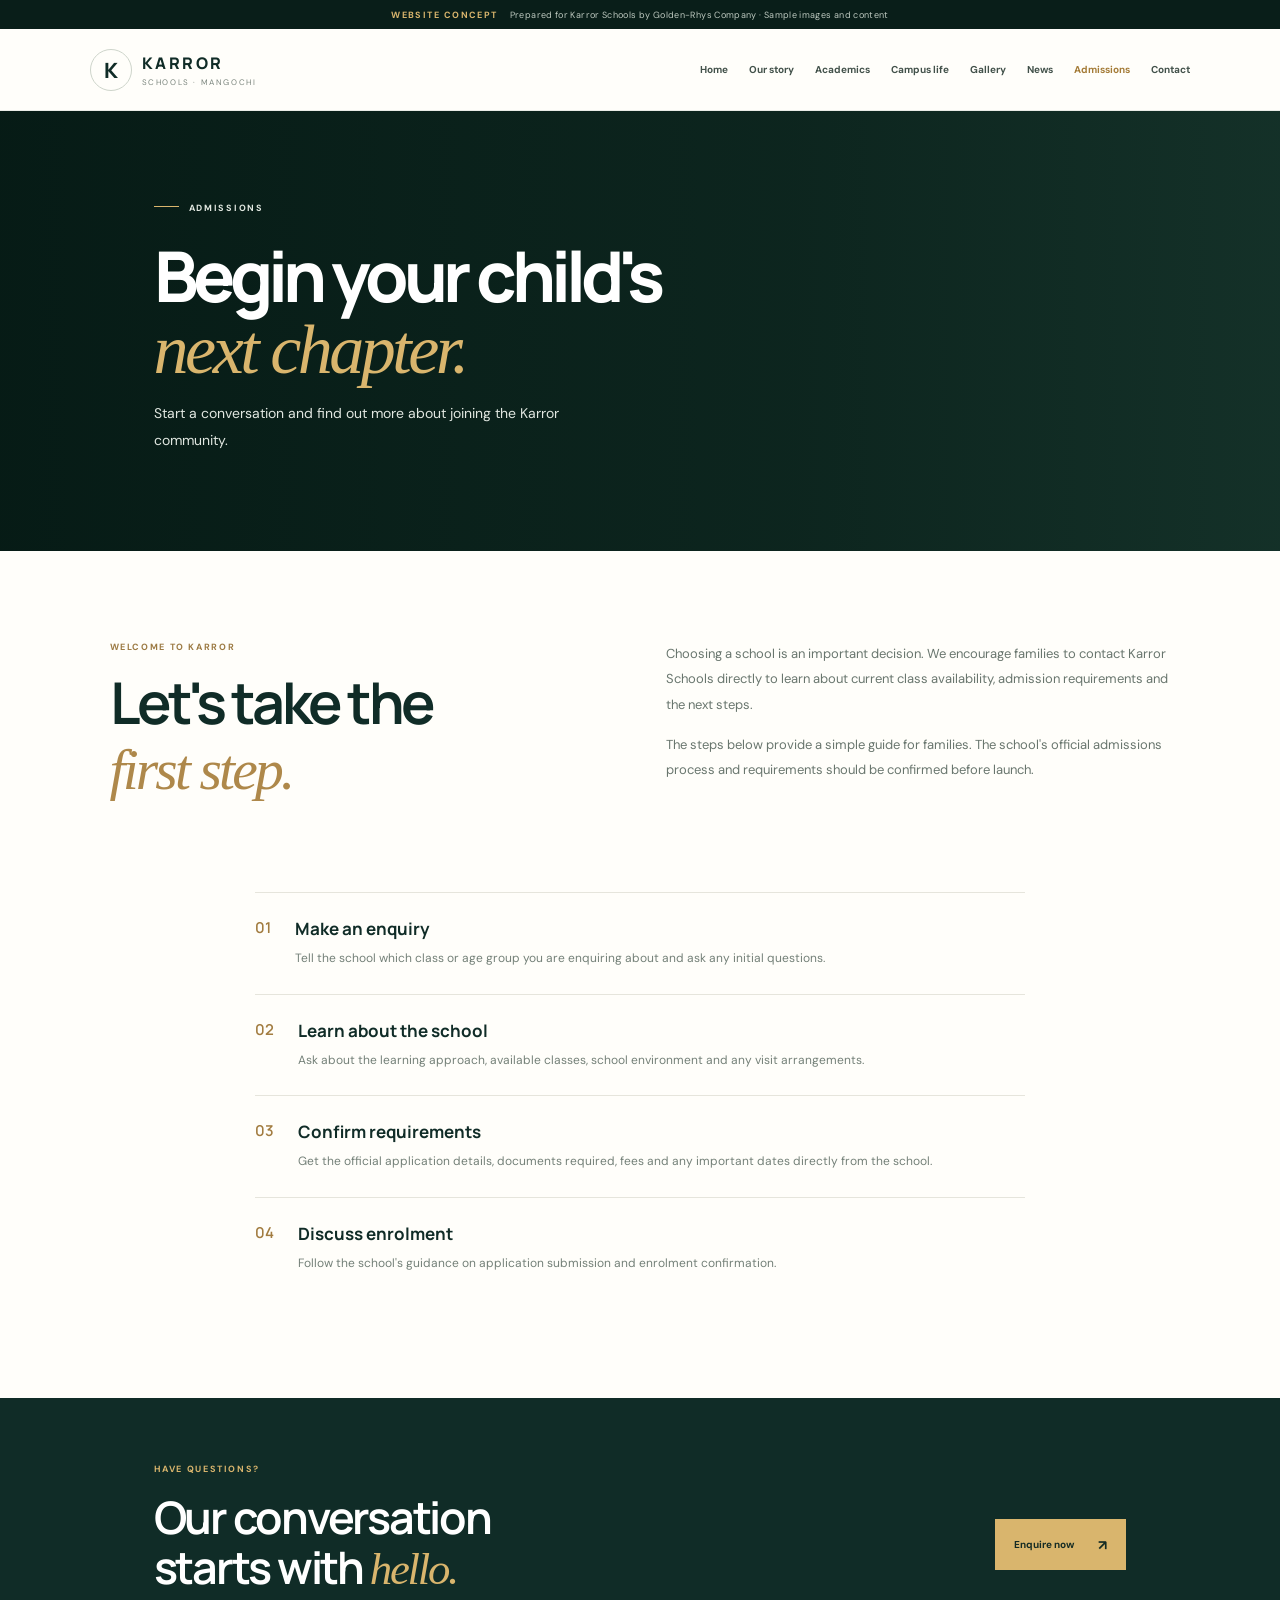
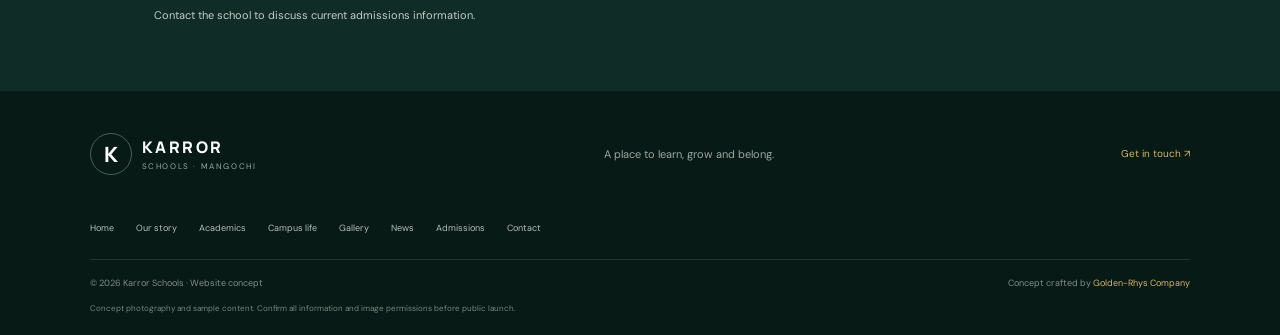
<file: admissions.html>
<!doctype html><html lang="en"><head><meta charset="utf-8"><meta name="viewport" content="width=device-width, initial-scale=1"><meta name="theme-color" content="#102c27"><meta name="description" content="Find out how to enquire about admissions at Karror Schools."><title>Admissions information | Karror Schools</title><link rel="preconnect" href="https://fonts.googleapis.com"><link rel="preconnect" href="https://fonts.gstatic.com" crossorigin><link rel="preconnect" href="https://images.unsplash.com"><link href="https://fonts.googleapis.com/css2?family=DM+Sans:wght@400;500;600;700&family=Manrope:wght@400;500;600;700;800&display=swap" rel="stylesheet"><link rel="stylesheet" href="styles.css"></head><body id="top"><div class="concept-bar"><b>WEBSITE CONCEPT</b><span>Prepared for Karror Schools by Golden-Rhys Company · Sample images and content</span></div><header class="site-header"><a class="brand" href="index.html"><span class="brand-mark">K</span><span><strong>KARROR</strong><small>SCHOOLS · MANGOCHI</small></span></a><button class="menu-toggle" aria-label="Open navigation" aria-expanded="false"><i></i><i></i></button><nav class="main-nav"><a  href="index.html">Home</a><a  href="about.html">Our story</a><a  href="academics.html">Academics</a><a  href="campus.html">Campus life</a><a  href="gallery.html">Gallery</a><a  href="news.html">News</a><a class="active" href="admissions.html">Admissions</a><a  href="contact.html">Contact</a></nav></header><main><section class="page-hero" style="--page-image:url('https://images.unsplash.com/photo-1503676260728-1c00da094a0b?auto=format&fit=crop&w=1200&q=88')"><div class="page-hero-inner"><span class="eyebrow">ADMISSIONS</span><h1>Begin your child's<br><em>next chapter.</em></h1><p>Start a conversation and find out more about joining the Karror community.</p></div></section><section class="wrap content-grid"><div><p class="kicker">WELCOME TO KARROR</p><h2>Let's take the<br><em>first step.</em></h2></div><div class="prose"><p>Choosing a school is an important decision. We encourage families to contact Karror Schools directly to learn about current class availability, admission requirements and the next steps.</p><p>The steps below provide a simple guide for families. The school's official admissions process and requirements should be confirmed before launch.</p></div></section><section class="wrap admission-steps"><article><span>01</span><div><h3>Make an enquiry</h3><p>Tell the school which class or age group you are enquiring about and ask any initial questions.</p></div></article><article><span>02</span><div><h3>Learn about the school</h3><p>Ask about the learning approach, available classes, school environment and any visit arrangements.</p></div></article><article><span>03</span><div><h3>Confirm requirements</h3><p>Get the official application details, documents required, fees and any important dates directly from the school.</p></div></article><article><span>04</span><div><h3>Discuss enrolment</h3><p>Follow the school's guidance on application submission and enrolment confirmation.</p></div></article></section><section class="cta-strip"><div><p class="kicker gold">HAVE QUESTIONS?</p><h2>Our conversation<br>starts with <em>hello.</em></h2><p>Contact the school to discuss current admissions information.</p></div><a class="btn btn-gold" href="contact.html">Enquire now <b>↗</b></a></section></main><footer class="site-footer"><div class="footer-main"><a class="brand footer-brand" href="index.html"><span class="brand-mark">K</span><span><strong>KARROR</strong><small>SCHOOLS · MANGOCHI</small></span></a><p>A place to learn, grow and belong.</p><a class="footer-contact" href="contact.html">Get in touch ↗</a></div><div class="footer-links"><a href="index.html">Home</a><a href="about.html">Our story</a><a href="academics.html">Academics</a><a href="campus.html">Campus life</a><a href="gallery.html">Gallery</a><a href="news.html">News</a><a href="admissions.html">Admissions</a><a href="contact.html">Contact</a></div><div class="footer-bottom"><span>© <span id="year"></span> Karror Schools · Website concept</span><span>Concept crafted by <a href="https://golden-rhys.onrender.com/" target="_blank" rel="noopener">Golden-Rhys Company</a></span></div><p class="footer-note">Concept photography and sample content. Confirm all information and image permissions before public launch.</p></footer><a class="back-top" href="#top" aria-label="Back to top">↑</a><script src="script.js"></script></body></html>
</file>
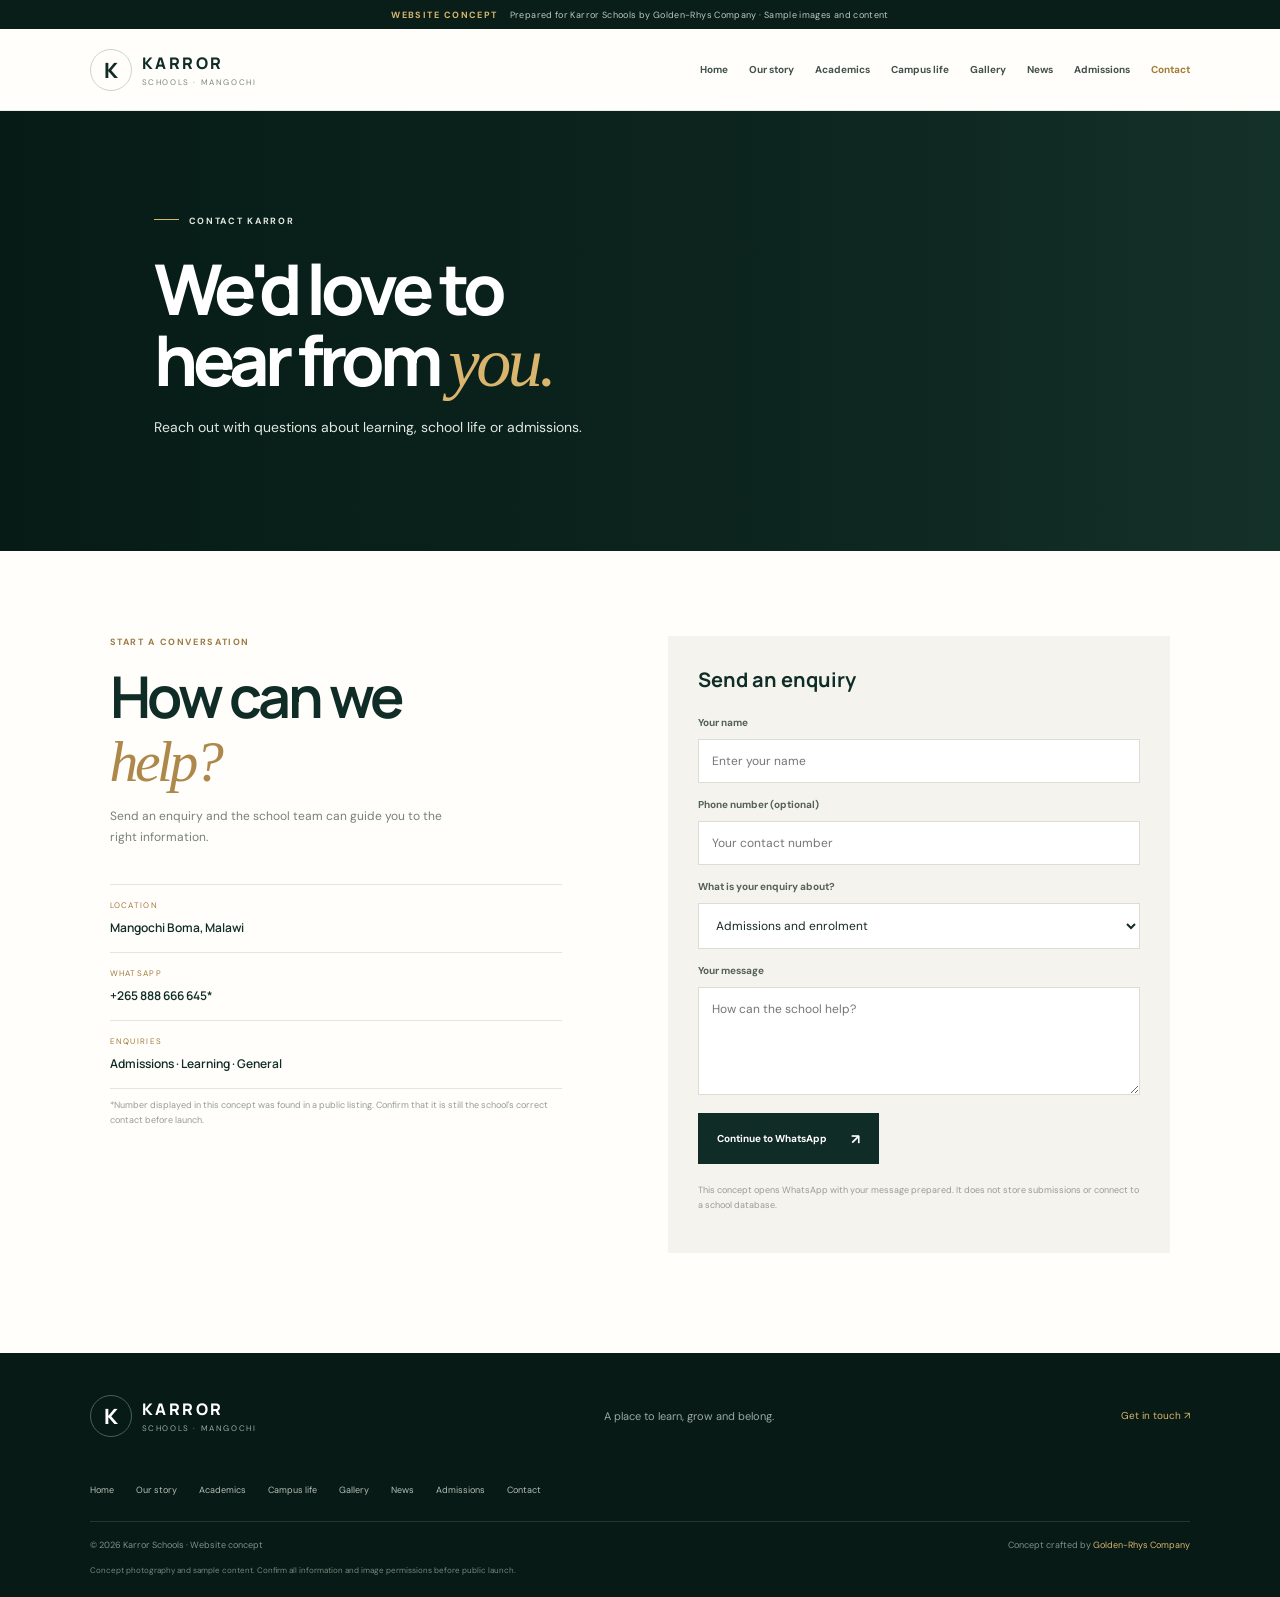
<file: contact.html>
<!doctype html><html lang="en"><head><meta charset="utf-8"><meta name="viewport" content="width=device-width, initial-scale=1"><meta name="theme-color" content="#102c27"><meta name="description" content="Contact Karror Schools in Mangochi, Malawi."><title>Contact Karror Schools | Karror Schools</title><link rel="preconnect" href="https://fonts.googleapis.com"><link rel="preconnect" href="https://fonts.gstatic.com" crossorigin><link rel="preconnect" href="https://images.unsplash.com"><link href="https://fonts.googleapis.com/css2?family=DM+Sans:wght@400;500;600;700&family=Manrope:wght@400;500;600;700;800&display=swap" rel="stylesheet"><link rel="stylesheet" href="styles.css"></head><body id="top"><div class="concept-bar"><b>WEBSITE CONCEPT</b><span>Prepared for Karror Schools by Golden-Rhys Company · Sample images and content</span></div><header class="site-header"><a class="brand" href="index.html"><span class="brand-mark">K</span><span><strong>KARROR</strong><small>SCHOOLS · MANGOCHI</small></span></a><button class="menu-toggle" aria-label="Open navigation" aria-expanded="false"><i></i><i></i></button><nav class="main-nav"><a  href="index.html">Home</a><a  href="about.html">Our story</a><a  href="academics.html">Academics</a><a  href="campus.html">Campus life</a><a  href="gallery.html">Gallery</a><a  href="news.html">News</a><a  href="admissions.html">Admissions</a><a class="active" href="contact.html">Contact</a></nav></header><main><section class="page-hero" style="--page-image:url('https://images.unsplash.com/photo-1473649085228-583485e6e4d7?auto=format&fit=crop&w=1200&q=88')"><div class="page-hero-inner"><span class="eyebrow">CONTACT KARROR</span><h1>We'd love to<br>hear from <em>you.</em></h1><p>Reach out with questions about learning, school life or admissions.</p></div></section><section class="wrap contact-layout"><div><p class="kicker">START A CONVERSATION</p><h2>How can we<br><em>help?</em></h2><p class="contact-intro">Send an enquiry and the school team can guide you to the right information.</p><div class="contact-facts"><div><small>LOCATION</small><b>Mangochi Boma, Malawi</b></div><div><small>WHATSAPP</small><b>+265 888 666 645*</b></div><div><small>ENQUIRIES</small><b>Admissions · Learning · General</b></div></div><p class="fine-print">*Number displayed in this concept was found in a public listing. Confirm that it is still the school's correct contact before launch.</p></div><form id="enquiry-form" class="contact-form"><h3>Send an enquiry</h3><label for="name">Your name</label><input id="name" name="name" required placeholder="Enter your name"><label for="phone">Phone number (optional)</label><input id="phone" name="phone" type="tel" placeholder="Your contact number"><label for="topic">What is your enquiry about?</label><select id="topic" name="topic"><option>Admissions and enrolment</option><option>Available classes</option><option>School visit</option><option>Learning approach</option><option>General enquiry</option></select><label for="message">Your message</label><textarea id="message" name="message" rows="5" required placeholder="How can the school help?"></textarea><button class="btn btn-dark" type="submit">Continue to WhatsApp <b>↗</b></button><p class="fine-print">This concept opens WhatsApp with your message prepared. It does not store submissions or connect to a school database.</p></form></section></main><footer class="site-footer"><div class="footer-main"><a class="brand footer-brand" href="index.html"><span class="brand-mark">K</span><span><strong>KARROR</strong><small>SCHOOLS · MANGOCHI</small></span></a><p>A place to learn, grow and belong.</p><a class="footer-contact" href="contact.html">Get in touch ↗</a></div><div class="footer-links"><a href="index.html">Home</a><a href="about.html">Our story</a><a href="academics.html">Academics</a><a href="campus.html">Campus life</a><a href="gallery.html">Gallery</a><a href="news.html">News</a><a href="admissions.html">Admissions</a><a href="contact.html">Contact</a></div><div class="footer-bottom"><span>© <span id="year"></span> Karror Schools · Website concept</span><span>Concept crafted by <a href="https://golden-rhys.onrender.com/" target="_blank" rel="noopener">Golden-Rhys Company</a></span></div><p class="footer-note">Concept photography and sample content. Confirm all information and image permissions before public launch.</p></footer><a class="back-top" href="#top" aria-label="Back to top">↑</a><script src="script.js"></script></body></html>
</file>
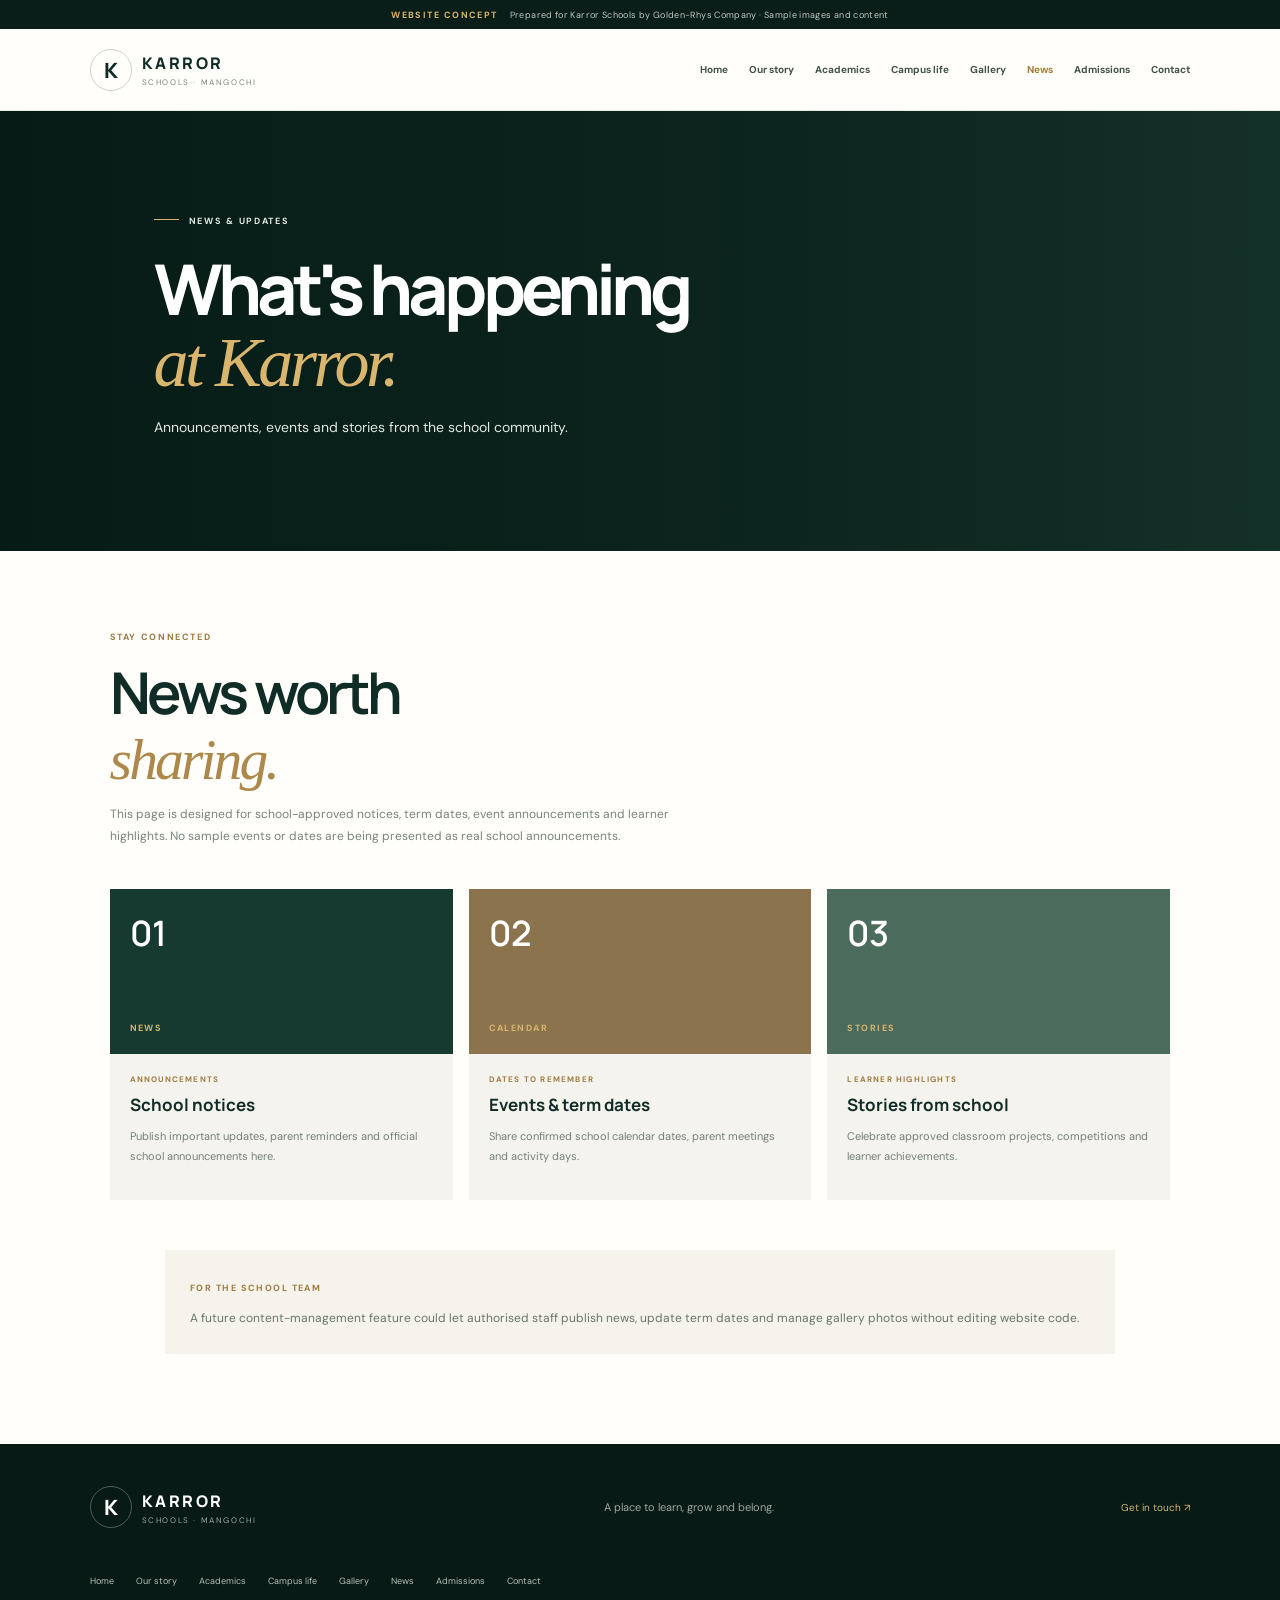
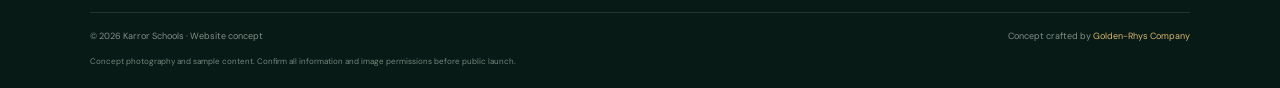
<file: news.html>
<!doctype html><html lang="en"><head><meta charset="utf-8"><meta name="viewport" content="width=device-width, initial-scale=1"><meta name="theme-color" content="#102c27"><meta name="description" content="A sample school news and events page for Karror Schools."><title>School news & updates | Karror Schools</title><link rel="preconnect" href="https://fonts.googleapis.com"><link rel="preconnect" href="https://fonts.gstatic.com" crossorigin><link rel="preconnect" href="https://images.unsplash.com"><link href="https://fonts.googleapis.com/css2?family=DM+Sans:wght@400;500;600;700&family=Manrope:wght@400;500;600;700;800&display=swap" rel="stylesheet"><link rel="stylesheet" href="styles.css"></head><body id="top"><div class="concept-bar"><b>WEBSITE CONCEPT</b><span>Prepared for Karror Schools by Golden-Rhys Company · Sample images and content</span></div><header class="site-header"><a class="brand" href="index.html"><span class="brand-mark">K</span><span><strong>KARROR</strong><small>SCHOOLS · MANGOCHI</small></span></a><button class="menu-toggle" aria-label="Open navigation" aria-expanded="false"><i></i><i></i></button><nav class="main-nav"><a  href="index.html">Home</a><a  href="about.html">Our story</a><a  href="academics.html">Academics</a><a  href="campus.html">Campus life</a><a  href="gallery.html">Gallery</a><a class="active" href="news.html">News</a><a  href="admissions.html">Admissions</a><a  href="contact.html">Contact</a></nav></header><main><section class="page-hero" style="--page-image:url('https://images.unsplash.com/photo-1497633762265-9d179a990aa6?auto=format&fit=crop&w=1200&q=88')"><div class="page-hero-inner"><span class="eyebrow">NEWS & UPDATES</span><h1>What's happening<br><em>at Karror.</em></h1><p>Announcements, events and stories from the school community.</p></div></section><section class="wrap gallery-intro"><p class="kicker">STAY CONNECTED</p><h2>News worth<br><em>sharing.</em></h2><p>This page is designed for school-approved notices, term dates, event announcements and learner highlights. No sample events or dates are being presented as real school announcements.</p></section><section class="wrap news-grid"><article><div class="news-art">01 <b>NEWS</b></div><small>ANNOUNCEMENTS</small><h3>School notices</h3><p>Publish important updates, parent reminders and official school announcements here.</p></article><article><div class="news-art gold-art">02 <b>CALENDAR</b></div><small>DATES TO REMEMBER</small><h3>Events & term dates</h3><p>Share confirmed school calendar dates, parent meetings and activity days.</p></article><article><div class="news-art green-art">03 <b>STORIES</b></div><small>LEARNER HIGHLIGHTS</small><h3>Stories from school</h3><p>Celebrate approved classroom projects, competitions and learner achievements.</p></article></section><section class="wrap notice-box"><b>FOR THE SCHOOL TEAM</b><p>A future content-management feature could let authorised staff publish news, update term dates and manage gallery photos without editing website code.</p></section></main><footer class="site-footer"><div class="footer-main"><a class="brand footer-brand" href="index.html"><span class="brand-mark">K</span><span><strong>KARROR</strong><small>SCHOOLS · MANGOCHI</small></span></a><p>A place to learn, grow and belong.</p><a class="footer-contact" href="contact.html">Get in touch ↗</a></div><div class="footer-links"><a href="index.html">Home</a><a href="about.html">Our story</a><a href="academics.html">Academics</a><a href="campus.html">Campus life</a><a href="gallery.html">Gallery</a><a href="news.html">News</a><a href="admissions.html">Admissions</a><a href="contact.html">Contact</a></div><div class="footer-bottom"><span>© <span id="year"></span> Karror Schools · Website concept</span><span>Concept crafted by <a href="https://golden-rhys.onrender.com/" target="_blank" rel="noopener">Golden-Rhys Company</a></span></div><p class="footer-note">Concept photography and sample content. Confirm all information and image permissions before public launch.</p></footer><a class="back-top" href="#top" aria-label="Back to top">↑</a><script src="script.js"></script></body></html>
</file>
<file: styles.css>
/* Multi-page school concept refresh */
:root{--forest:#102c27;--deep:#091e19;--gold:#d9b56d;--paper:#fffefa;--cream:#f5f3eb;--ink:#172a25;--muted:#737d76;--line:#e6e5dc;--display:"Manrope",sans-serif;--body:"DM Sans",sans-serif}
*{box-sizing:border-box}html{scroll-behavior:smooth;scroll-padding-top:100px}body{margin:0;background:var(--paper);color:var(--ink);font-family:var(--body);-webkit-font-smoothing:antialiased}img{display:block;max-width:100%}a{color:inherit}.concept-bar{min-height:29px;background:var(--deep);color:#bdc8bf;display:flex;justify-content:center;align-items:center;gap:12px;padding:6px 14px;font-size:9px;letter-spacing:.04em}.concept-bar b{color:var(--gold);letter-spacing:.16em}.site-header{height:82px;padding:0 7%;display:flex;align-items:center;justify-content:space-between;position:sticky;top:0;z-index:50;background:rgba(255,254,250,.97);backdrop-filter:blur(12px);border-bottom:1px solid rgba(16,44,39,.09)}.brand{display:flex;align-items:center;gap:10px;text-decoration:none;color:var(--forest)}.brand-mark{width:42px;height:42px;border:1px solid #cdd4ca;border-radius:50%;display:grid;place-items:center;font:800 21px var(--display)}.brand strong{display:block;font:800 16px var(--display);letter-spacing:.16em}.brand small{display:block;font-size:8px;letter-spacing:.2em;color:#7b867e;margin-top:3px}.main-nav{display:flex;align-items:center;gap:21px}.main-nav a{text-decoration:none;color:#42514a;font-size:10px;font-weight:700;transition:color .2s}.main-nav a:hover,.main-nav a.active{color:#a47b37}.menu-toggle{display:none}.home-hero{height:min(710px,75vw);min-height:570px;position:relative;display:flex;align-items:center;overflow:hidden;background:#132f28}.home-hero>img{position:absolute;width:100%;height:100%;object-fit:cover;object-position:center 38%}.hero-overlay{position:absolute;inset:0;background:linear-gradient(90deg,rgba(5,25,20,.91),rgba(5,25,20,.62) 48%,rgba(5,25,20,.04)),linear-gradient(0deg,rgba(5,25,20,.36),transparent 45%)}.hero-copy{position:relative;color:white;margin-left:12%;max-width:640px;padding:50px 0}.eyebrow{font-size:9px;letter-spacing:.19em;font-weight:700;color:#e3e9e2}.eyebrow:before{content:"";display:inline-block;width:25px;height:1px;background:var(--gold);vertical-align:middle;margin:0 10px 3px 0}.hero-copy h1,.page-hero h1{font:750 clamp(50px,6.7vw,88px)/1.02 var(--display);letter-spacing:-.07em;margin:28px 0 18px}.hero-copy h1 em,.page-hero h1 em,.feature-copy h2 em,.intro-layout h2 em,.section-head h2 em,.content-grid h2 em,.values-section h2 em,.split-section h2 em,.campus-feature h2 em,.gallery-intro h2 em,.cta-strip h2 em,.faq-grid h2 em{font-family:Georgia,serif;font-weight:400;color:var(--gold);letter-spacing:-.05em}.hero-copy>p,.page-hero-inner>p{font-size:14px;line-height:1.9;color:#e1e7e1;max-width:450px}.hero-actions{display:flex;align-items:center;gap:28px;margin-top:30px}.btn{display:inline-flex;align-items:center;justify-content:space-between;gap:24px;min-height:51px;padding:0 19px;text-decoration:none;border:0;font:700 10px var(--body);cursor:pointer;transition:transform .2s,background .2s}.btn:hover{transform:translateY(-2px)}.btn b{font-size:14px}.btn-gold{background:var(--gold);color:#142b24}.btn-outline{border:1px solid rgba(255,255,255,.48);color:white;background:transparent}.btn-dark{background:var(--forest);color:white}.text-cta{font-size:10px;text-decoration:none;font-weight:700;color:white}.text-cta span{color:var(--gold);margin-left:10px}.hero-bottom{position:absolute;bottom:28px;left:12%;right:7%;display:flex;justify-content:space-between;color:#e3e9e2;font-size:8px;letter-spacing:.17em}.wrap{max-width:1240px;margin:auto;padding-left:7%;padding-right:7%}.intro-band{padding-top:100px;padding-bottom:100px}.eyebrow.dark{color:#66756c}.kicker{font-size:9px;letter-spacing:.18em;font-weight:700;color:#9c7a43;margin:0 0 17px}.kicker.gold{color:var(--gold)}.intro-layout{display:grid;grid-template-columns:1fr .75fr;gap:13%;align-items:end}.intro-layout h2,.section-head h2,.content-grid h2,.values-section h2,.split-section h2,.gallery-intro h2{font:650 clamp(38px,4.5vw,59px)/1.12 var(--display);letter-spacing:-.065em;color:var(--forest);margin:0}.intro-layout h2 em,.section-head h2 em,.content-grid h2 em,.split-section h2 em,.gallery-intro h2 em{color:#ae884a}.intro-layout>div:nth-child(2) p,.prose p{font-size:13px;line-height:1.95;color:#69766e;margin:0 0 15px}.under-link{display:inline-block;text-decoration:none;font-size:10px;font-weight:700;border-bottom:1px solid #c6b99d;padding:0 0 8px;margin-top:12px}.under-link b{color:#ad8749;margin-left:15px}.feature-band{display:grid;grid-template-columns:1fr 1fr;background:var(--forest);color:white;min-height:520px}.feature-photo img{width:100%;height:100%;object-fit:cover}.feature-copy{align-self:center;padding:75px 13% 75px 11%}.feature-copy .kicker{margin-top:27px}.feature-copy h2,.campus-feature h2{font:650 clamp(38px,4.2vw,56px)/1.1 var(--display);letter-spacing:-.06em;margin:0}.feature-copy>p:not(.kicker),.campus-feature p:not(.kicker){font-size:12px;line-height:1.9;color:#c4d0c7;max-width:410px;margin:20px 0 26px}.section-head{display:flex;justify-content:space-between;align-items:end;gap:50px;margin-bottom:38px}.section-head>p{font-size:12px;line-height:1.9;color:#78847c;max-width:320px;margin:0}.home-cards{padding-top:100px;padding-bottom:100px}.three-cards{display:grid;grid-template-columns:repeat(3,1fr);gap:15px}.image-card{position:relative;min-height:330px;overflow:hidden;text-decoration:none;background:#253c32;color:white}.image-card:after{content:"";position:absolute;inset:35% 0 0;background:linear-gradient(transparent,rgba(4,20,15,.86))}.image-card img{position:absolute;width:100%;height:100%;object-fit:cover;transition:transform .5s}.image-card:hover img{transform:scale(1.05)}.image-card>span,.image-card h3{position:absolute;z-index:1;left:22px;right:20px}.image-card>span{bottom:75px;font-size:8px;letter-spacing:.16em;color:var(--gold)}.image-card h3{bottom:22px;margin:0;font:700 17px var(--display);display:flex;justify-content:space-between}.image-card h3 b{color:var(--gold)}.cta-strip{background:var(--forest);color:white;padding:65px 12%;display:flex;justify-content:space-between;align-items:center;gap:35px}.cta-strip h2{font:650 clamp(30px,3.5vw,45px)/1.1 var(--display);letter-spacing:-.05em;margin:0}.cta-strip p:not(.kicker){font-size:11px;line-height:1.8;color:#c3cec6;max-width:520px;margin:12px 0 0}.page-hero{min-height:440px;display:flex;align-items:center;position:relative;background:#16342b;overflow:hidden}.page-hero:before{content:"";position:absolute;inset:0;background-image:var(--page-image);background-size:cover;background-position:center 42%;opacity:.62}.page-hero:after{content:"";position:absolute;inset:0;background:linear-gradient(90deg,rgba(5,25,20,.92),rgba(5,25,20,.55) 62%,rgba(5,25,20,.12))}.page-hero-inner{position:relative;z-index:1;margin-left:12%;max-width:650px;padding:65px 7% 65px 0;color:white}.page-hero h1{font-size:clamp(44px,5.6vw,70px);margin:24px 0 15px}.content-grid{padding-top:90px;padding-bottom:90px;display:grid;grid-template-columns:.85fr 1fr;gap:12%;align-items:start}.prose p:first-child{margin-top:0}.values-section{background:var(--forest);color:white;padding:85px 0}.values-section h2{color:white}.value-grid{display:grid;grid-template-columns:repeat(4,1fr);gap:15px;margin-top:40px}.value-grid article{border-top:1px solid rgba(255,255,255,.2);padding:22px 10px 0 0}.value-grid article>b{font-size:10px;color:var(--gold)}.value-grid h3,.activity-grid h3{font:700 17px var(--display);margin:22px 0 9px}.value-grid p,.activity-grid p{font-size:11px;line-height:1.8;color:#c4d0c7;margin:0}.split-section{display:grid;grid-template-columns:1fr 1fr;gap:9%;align-items:center;padding-top:90px;padding-bottom:90px}.split-section>img{width:100%;height:380px;object-fit:cover}.split-section .prose{font-size:12px;line-height:1.9;color:#6f7a72}.programme-list{padding-bottom:90px}.programme-list article{display:grid;grid-template-columns:.85fr 1fr;gap:8%;align-items:center;border-top:1px solid var(--line);padding:25px 0}.programme-list img{width:100%;height:260px;object-fit:cover}.programme-list article span{font-size:8px;letter-spacing:.16em;color:#a27c40;font-weight:700}.programme-list h2{font:700 25px var(--display);color:var(--forest);margin:13px 0}.programme-list p{font-size:12px;line-height:1.9;color:#758078;max-width:450px}.campus-feature{display:grid;grid-template-columns:1.1fr .9fr;background:var(--forest);color:white}.campus-feature>img{width:100%;height:440px;object-fit:cover}.campus-feature>div{align-self:center;padding:55px 12%}.campus-feature h2{font-size:clamp(35px,4vw,50px)}.activity-grid{display:grid;grid-template-columns:repeat(3,1fr);gap:22px;padding-top:65px;padding-bottom:90px}.activity-grid article{border-top:1px solid var(--line);padding-top:20px}.activity-grid article>span{font-size:10px;color:#a27c40}.activity-grid h3{color:var(--forest);margin-top:18px}.activity-grid p{color:#778078}.gallery-intro{padding-top:80px;padding-bottom:30px;max-width:1240px}.gallery-intro>p:last-child{font-size:12px;line-height:1.8;color:#78847c;max-width:600px}.gallery-grid{display:grid;grid-template-columns:repeat(3,1fr);gap:14px;padding-bottom:100px}.gallery-grid figure{margin:0;position:relative;height:255px;overflow:hidden;background:#e5e8e2}.gallery-grid .gallery-wide{grid-column:span 2;height:350px}.gallery-grid img{width:100%;height:100%;object-fit:cover;transition:transform .5s}.gallery-grid figure:hover img{transform:scale(1.04)}.gallery-grid figcaption{position:absolute;bottom:0;left:0;right:0;padding:28px 18px 15px;color:white;font:600 13px var(--display);background:linear-gradient(0deg,rgba(0,0,0,.7),transparent)}.admission-steps{max-width:950px;padding-bottom:100px}.admission-steps article{display:flex;gap:24px;padding:24px 0;border-top:1px solid var(--line)}.admission-steps article>span{font:600 15px var(--display);color:#a27c40}.admission-steps h3{font:700 17px var(--display);margin:0 0 8px;color:var(--forest)}.admission-steps p{font-size:12px;line-height:1.8;color:#748078;margin:0}.news-grid{display:grid;grid-template-columns:repeat(3,1fr);gap:16px;padding-bottom:50px}.news-grid article{background:#f4f3ed;padding-bottom:22px}.news-art{height:165px;background:#173a30;color:white;padding:20px;display:flex;flex-direction:column;justify-content:space-between;font:600 35px var(--display)}.news-art b{font:700 9px var(--body);letter-spacing:.16em;color:var(--gold)}.gold-art{background:#8b744d}.green-art{background:#4b6c5d}.news-grid article>small,.news-grid h3,.news-grid p{margin-left:20px;margin-right:20px}.news-grid article>small{display:block;margin-top:20px;color:#a17b40;font-size:8px;letter-spacing:.15em;font-weight:700}.news-grid h3{font:700 17px var(--display);color:var(--forest);margin-top:9px;margin-bottom:8px}.news-grid p{font-size:11px;line-height:1.8;color:#748078}.notice-box{max-width:950px;padding:25px;background:#f5f3eb;margin-bottom:90px}.notice-box>b{font-size:9px;letter-spacing:.16em;color:#a17b40}.notice-box p{font-size:12px;line-height:1.8;color:#69766e;margin-bottom:0}.contact-layout{display:grid;grid-template-columns:.9fr 1fr;gap:10%;padding-top:85px;padding-bottom:100px}.contact-layout h2{font:650 clamp(38px,4.5vw,58px)/1.1 var(--display);color:var(--forest);letter-spacing:-.06em;margin:0}.contact-layout h2 em{font-family:Georgia,serif;color:#ae884a;font-weight:400}.contact-intro{font-size:12px;line-height:1.8;color:#778078;max-width:350px}.contact-facts{border-top:1px solid var(--line);margin-top:35px}.contact-facts div{padding:15px 0;border-bottom:1px solid var(--line)}.contact-facts small{display:block;font-size:8px;letter-spacing:.16em;color:#a17b40;margin-bottom:6px}.contact-facts b{font:600 12px var(--display);color:var(--forest)}.contact-form{background:#f4f3ed;padding:30px;display:flex;flex-direction:column;gap:10px}.contact-form h3{font:700 20px var(--display);color:var(--forest);margin:0 0 8px}.contact-form label{font-size:10px;font-weight:700;color:#536159;margin-top:5px}.contact-form input,.contact-form select,.contact-form textarea{width:100%;border:1px solid #dcded5;background:white;padding:13px;font:12px var(--body);color:var(--ink);border-radius:0}.contact-form textarea{resize:vertical}.contact-form .btn{align-self:flex-start;margin-top:8px}.fine-print{font-size:9px;line-height:1.7;color:#969c95}.site-footer{background:#071a16;color:#dce5dd;padding:42px 7% 22px}.footer-main{display:flex;align-items:center;justify-content:space-between;gap:20px}.footer-brand{color:white}.footer-brand .brand-mark{border-color:#496056}.footer-brand small{color:#9ca99f}.footer-main>p{font-size:11px;color:#9ba99f}.footer-contact{font-size:10px;color:var(--gold);text-decoration:none}.footer-links{display:flex;flex-wrap:wrap;gap:22px;padding:25px 0;border-bottom:1px solid rgba(255,255,255,.12);margin-top:22px}.footer-links a{font-size:9px;color:#b5c0b7;text-decoration:none}.footer-bottom{display:flex;justify-content:space-between;gap:15px;padding-top:17px;font-size:9px;color:#829087}.footer-bottom a{color:var(--gold);text-decoration:none}.footer-note{font-size:8px;color:#78877d;margin:14px 0 0}.back-top{position:fixed;right:18px;bottom:18px;width:39px;height:39px;background:var(--gold);color:var(--forest);display:grid;place-items:center;text-decoration:none;z-index:20;opacity:0;pointer-events:none;transition:opacity .2s}.back-top.visible{opacity:1;pointer-events:auto}
@media(max-width:1050px){.main-nav{gap:13px}.main-nav a{font-size:9px}.site-header{padding:0 5%}.hero-copy,.hero-bottom{left:8%;margin-left:0}.feature-copy{padding-left:8%;padding-right:8%}}
@media(max-width:780px){.concept-bar{justify-content:flex-start;flex-wrap:wrap;gap:5px;font-size:8px}.site-header{height:70px;padding:0 6%}.brand-mark{width:37px;height:37px}.brand strong{font-size:14px}.menu-toggle{display:flex;flex-direction:column;gap:6px;border:0;background:none;padding:10px}.menu-toggle i{width:23px;height:1px;background:var(--forest)}.main-nav{display:none;position:absolute;top:70px;left:0;right:0;background:var(--paper);padding:12px 7% 22px;box-shadow:0 14px 20px rgba(0,0,0,.08);max-height:calc(100vh - 80px);overflow:auto;align-items:stretch;flex-direction:column;gap:0}.main-nav.open{display:flex}.main-nav a{padding:12px 0;border-bottom:1px solid var(--line);font-size:12px}.home-hero{height:78vh;min-height:590px;max-height:740px}.home-hero>img{object-position:58% center}.hero-overlay{background:linear-gradient(90deg,rgba(5,25,20,.9),rgba(5,25,20,.43)),linear-gradient(0deg,rgba(5,25,20,.42),transparent)}.hero-copy{margin:0;padding:40px 7%;max-width:100%}.hero-copy h1{font-size:clamp(48px,13vw,70px)}.hero-copy>p{font-size:13px;max-width:340px}.hero-actions{gap:18px;flex-wrap:wrap}.hero-bottom{left:7%;right:7%;font-size:7px}.wrap{padding-left:7%;padding-right:7%}.intro-band,.home-cards{padding-top:70px;padding-bottom:70px}.intro-layout,.feature-band,.content-grid,.split-section,.campus-feature,.contact-layout{grid-template-columns:1fr;gap:25px}.intro-layout h2,.section-head h2,.content-grid h2,.values-section h2,.split-section h2,.gallery-intro h2{font-size:42px}.feature-photo{height:300px}.feature-copy{padding:55px 7% 65px}.feature-copy h2,.campus-feature h2{font-size:43px}.section-head{display:block;margin-bottom:27px}.section-head>p{margin-top:17px}.three-cards{grid-template-columns:1fr}.image-card{min-height:290px}.cta-strip{padding:55px 7%;display:block}.cta-strip .btn{margin-top:24px}.page-hero{min-height:380px}.page-hero-inner{margin-left:7%;padding:55px 7% 55px 0}.page-hero h1{font-size:clamp(42px,11vw,60px)}.content-grid{padding-top:65px;padding-bottom:65px}.value-grid{grid-template-columns:1fr 1fr;gap:25px}.split-section{padding-top:65px;padding-bottom:65px}.split-section>img{height:290px}.programme-list{padding-bottom:65px}.programme-list article{grid-template-columns:1fr;gap:18px}.programme-list img{height:230px}.campus-feature>img{height:290px}.campus-feature>div{padding:55px 7%}.activity-grid{grid-template-columns:1fr;gap:20px;padding-top:45px;padding-bottom:65px}.gallery-intro{padding-top:60px}.gallery-grid{grid-template-columns:1fr 1fr;gap:9px;padding-bottom:65px}.gallery-grid .gallery-wide{grid-column:1/-1;height:260px}.gallery-grid figure{height:180px}.admission-steps{padding-bottom:65px}.news-grid{grid-template-columns:1fr;padding-bottom:35px}.notice-box{margin-bottom:65px}.contact-layout{padding-top:65px;padding-bottom:70px}.contact-form{padding:22px}.footer-main{align-items:flex-start;flex-direction:column}.footer-main>p{margin:0}.footer-links{gap:14px}.footer-bottom{flex-direction:column}.btn{min-height:48px}}
@media(prefers-reduced-motion:reduce){html{scroll-behavior:auto}*,*:before,*:after{transition:none!important}}
</file>
